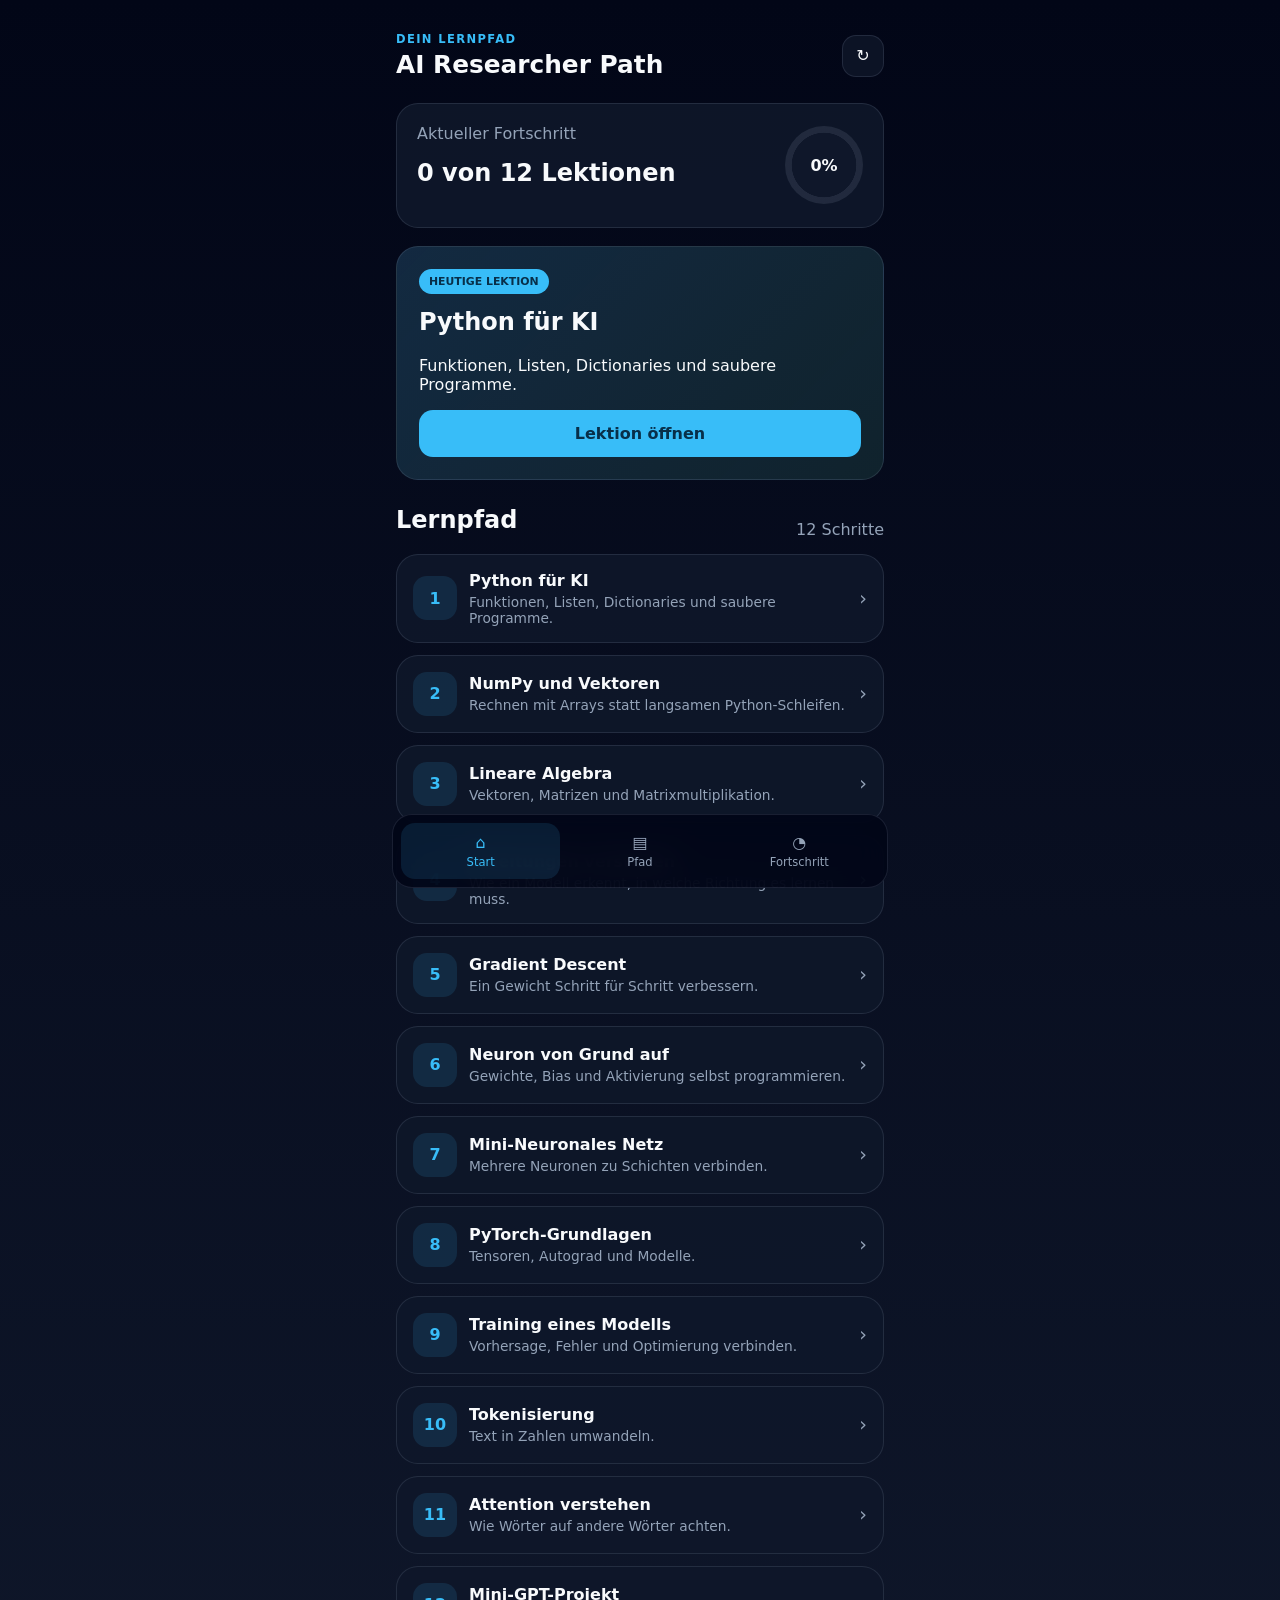
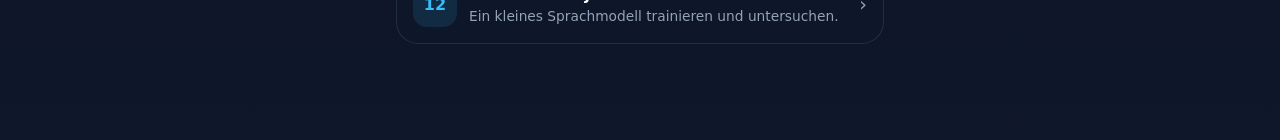
<file: ai-researcher-path/index.html>
<!DOCTYPE html>
<html lang="de">
<head>
  <meta charset="UTF-8" />
  <meta name="viewport" content="width=device-width, initial-scale=1.0" />
  <meta name="theme-color" content="#0f172a" />
  <title>AI Researcher Path</title>
  <link rel="manifest" href="manifest.json" />
  <link rel="stylesheet" href="style.css" />
</head>
<body>
  <div class="app-shell">
    <header class="topbar">
      <div>
        <p class="eyebrow">DEIN LERNPFAD</p>
        <h1>AI Researcher Path</h1>
      </div>
      <button id="resetBtn" class="icon-btn" aria-label="Fortschritt zurücksetzen">↻</button>
    </header>

    <main>
      <section class="hero-card">
        <div>
          <p class="muted">Aktueller Fortschritt</p>
          <h2 id="progressText">0 von 12 Lektionen</h2>
        </div>
        <div class="progress-ring" id="progressRing">
          <span id="progressPercent">0%</span>
        </div>
      </section>

      <section class="today-card">
        <div class="badge">HEUTIGE LEKTION</div>
        <h2 id="todayTitle">Python-Grundlagen</h2>
        <p id="todayDescription">Lerne die Basis, die du für KI wirklich brauchst.</p>
        <button id="continueBtn" class="primary-btn">Lektion öffnen</button>
      </section>

      <section>
        <div class="section-heading">
          <h2>Lernpfad</h2>
          <span class="muted">12 Schritte</span>
        </div>
        <div id="lessonList" class="lesson-list"></div>
      </section>
    </main>

    <nav class="bottom-nav">
      <button class="nav-item active" data-view="home">⌂<span>Start</span></button>
      <button class="nav-item" data-view="path">▤<span>Pfad</span></button>
      <button class="nav-item" data-view="stats">◔<span>Fortschritt</span></button>
    </nav>
  </div>

  <dialog id="lessonDialog">
    <div class="dialog-header">
      <div>
        <p id="dialogModule" class="eyebrow"></p>
        <h2 id="dialogTitle"></h2>
      </div>
      <button id="closeDialog" class="icon-btn">✕</button>
    </div>

    <div id="dialogContent" class="dialog-content"></div>

    <div class="dialog-actions">
      <button id="completeBtn" class="primary-btn">Als erledigt markieren</button>
    </div>
  </dialog>

  <dialog id="statsDialog">
    <div class="dialog-header">
      <h2>Dein Fortschritt</h2>
      <button id="closeStats" class="icon-btn">✕</button>
    </div>
    <div class="dialog-content">
      <div class="stat-grid">
        <div class="stat-card"><strong id="statDone">0</strong><span>Erledigt</span></div>
        <div class="stat-card"><strong id="statOpen">12</strong><span>Offen</span></div>
        <div class="stat-card"><strong id="statPercent">0%</strong><span>Fortschritt</span></div>
      </div>
      <h3>Nächster Schwerpunkt</h3>
      <p id="nextFocus" class="muted"></p>
    </div>
  </dialog>

  <script src="app.js"></script>
</body>
</html>
</file>
<file: ai-researcher-path/style.css>
* { box-sizing: border-box; }
:root { --bg:#020617; --card:#0f172a; --text:#f8fafc; --muted:#94a3b8; --accent:#38bdf8; --accent-2:#22c55e; --border:rgba(148,163,184,.16); }
body { margin:0; font-family:Inter,ui-sans-serif,system-ui,-apple-system,BlinkMacSystemFont,"Segoe UI",sans-serif; background:linear-gradient(180deg,#020617 0%,#0f172a 100%); color:var(--text); min-height:100vh; }
button { font:inherit; }
.app-shell { width:min(100%,520px); min-height:100vh; margin:0 auto; padding:20px 16px 96px; }
.topbar,.section-heading,.dialog-header { display:flex; align-items:center; justify-content:space-between; gap:16px; }
h1,h2,h3,p { margin-top:0; }
h1 { margin-bottom:0; font-size:1.55rem; }
.eyebrow { color:var(--accent); font-size:.72rem; letter-spacing:.12em; font-weight:800; margin-bottom:4px; }
.muted { color:var(--muted); }
.icon-btn { width:42px; height:42px; border-radius:14px; border:1px solid var(--border); background:rgba(15,23,42,.8); color:var(--text); }
.hero-card,.today-card,.lesson-card,.stat-card { background:rgba(15,23,42,.92); border:1px solid var(--border); border-radius:22px; }
.hero-card { margin-top:24px; padding:20px; display:flex; align-items:center; justify-content:space-between; }
.progress-ring { --progress:0deg; width:78px; height:78px; border-radius:50%; display:grid; place-items:center; background:radial-gradient(circle at center,#0f172a 58%,transparent 59%),conic-gradient(var(--accent) var(--progress),rgba(148,163,184,.15) 0); font-weight:800; }
.today-card { padding:22px; margin:18px 0 26px; background:linear-gradient(135deg,rgba(56,189,248,.12),rgba(34,197,94,.08)),rgba(15,23,42,.95); }
.badge { display:inline-block; font-size:.68rem; font-weight:800; color:#082f49; background:var(--accent); padding:6px 10px; border-radius:999px; margin-bottom:14px; }
.primary-btn { width:100%; border:0; border-radius:14px; padding:14px 16px; color:#082f49; background:var(--accent); font-weight:800; }
.lesson-list { display:grid; gap:12px; }
.lesson-card { width:100%; color:inherit; text-align:left; padding:16px; display:grid; grid-template-columns:44px 1fr auto; gap:12px; align-items:center; }
.lesson-number { width:44px; height:44px; border-radius:14px; display:grid; place-items:center; background:rgba(56,189,248,.12); color:var(--accent); font-weight:800; }
.lesson-card.done .lesson-number { background:rgba(34,197,94,.16); color:var(--accent-2); }
.lesson-card h3 { margin-bottom:4px; font-size:1rem; }
.lesson-card p { margin:0; font-size:.86rem; }
.lesson-status { color:var(--muted); font-size:1.2rem; }
.bottom-nav { position:fixed; left:50%; bottom:12px; transform:translateX(-50%); width:min(calc(100% - 24px),496px); display:grid; grid-template-columns:repeat(3,1fr); background:rgba(2,6,23,.92); backdrop-filter:blur(16px); border:1px solid var(--border); border-radius:20px; padding:8px; }
.nav-item { border:0; background:transparent; color:var(--muted); padding:10px; display:grid; gap:3px; place-items:center; border-radius:14px; }
.nav-item span { font-size:.72rem; }
.nav-item.active { background:rgba(56,189,248,.12); color:var(--accent); }
dialog { width:min(calc(100% - 24px),520px); max-height:88vh; border:1px solid var(--border); border-radius:24px; background:#0f172a; color:var(--text); padding:0; }
dialog::backdrop { background:rgba(2,6,23,.78); backdrop-filter:blur(6px); }
.dialog-header,.dialog-actions { padding:18px; border-bottom:1px solid var(--border); }
.dialog-actions { border-top:1px solid var(--border); border-bottom:0; }
.dialog-content { padding:20px; overflow-y:auto; max-height:60vh; }
.dialog-content pre { white-space:pre-wrap; background:#020617; padding:14px; border-radius:14px; overflow-x:auto; }
.dialog-content code { font-family:"SFMono-Regular",Consolas,monospace; }
.checklist { padding-left:18px; }
.stat-grid { display:grid; grid-template-columns:repeat(3,1fr); gap:10px; margin-bottom:20px; }
.stat-card { padding:16px 10px; text-align:center; }
.stat-card strong,.stat-card span { display:block; }
.stat-card strong { font-size:1.35rem; margin-bottom:5px; }
.stat-card span { color:var(--muted); font-size:.75rem; }
@media (min-width:700px) { .app-shell { padding-top:32px; } }
</file>
